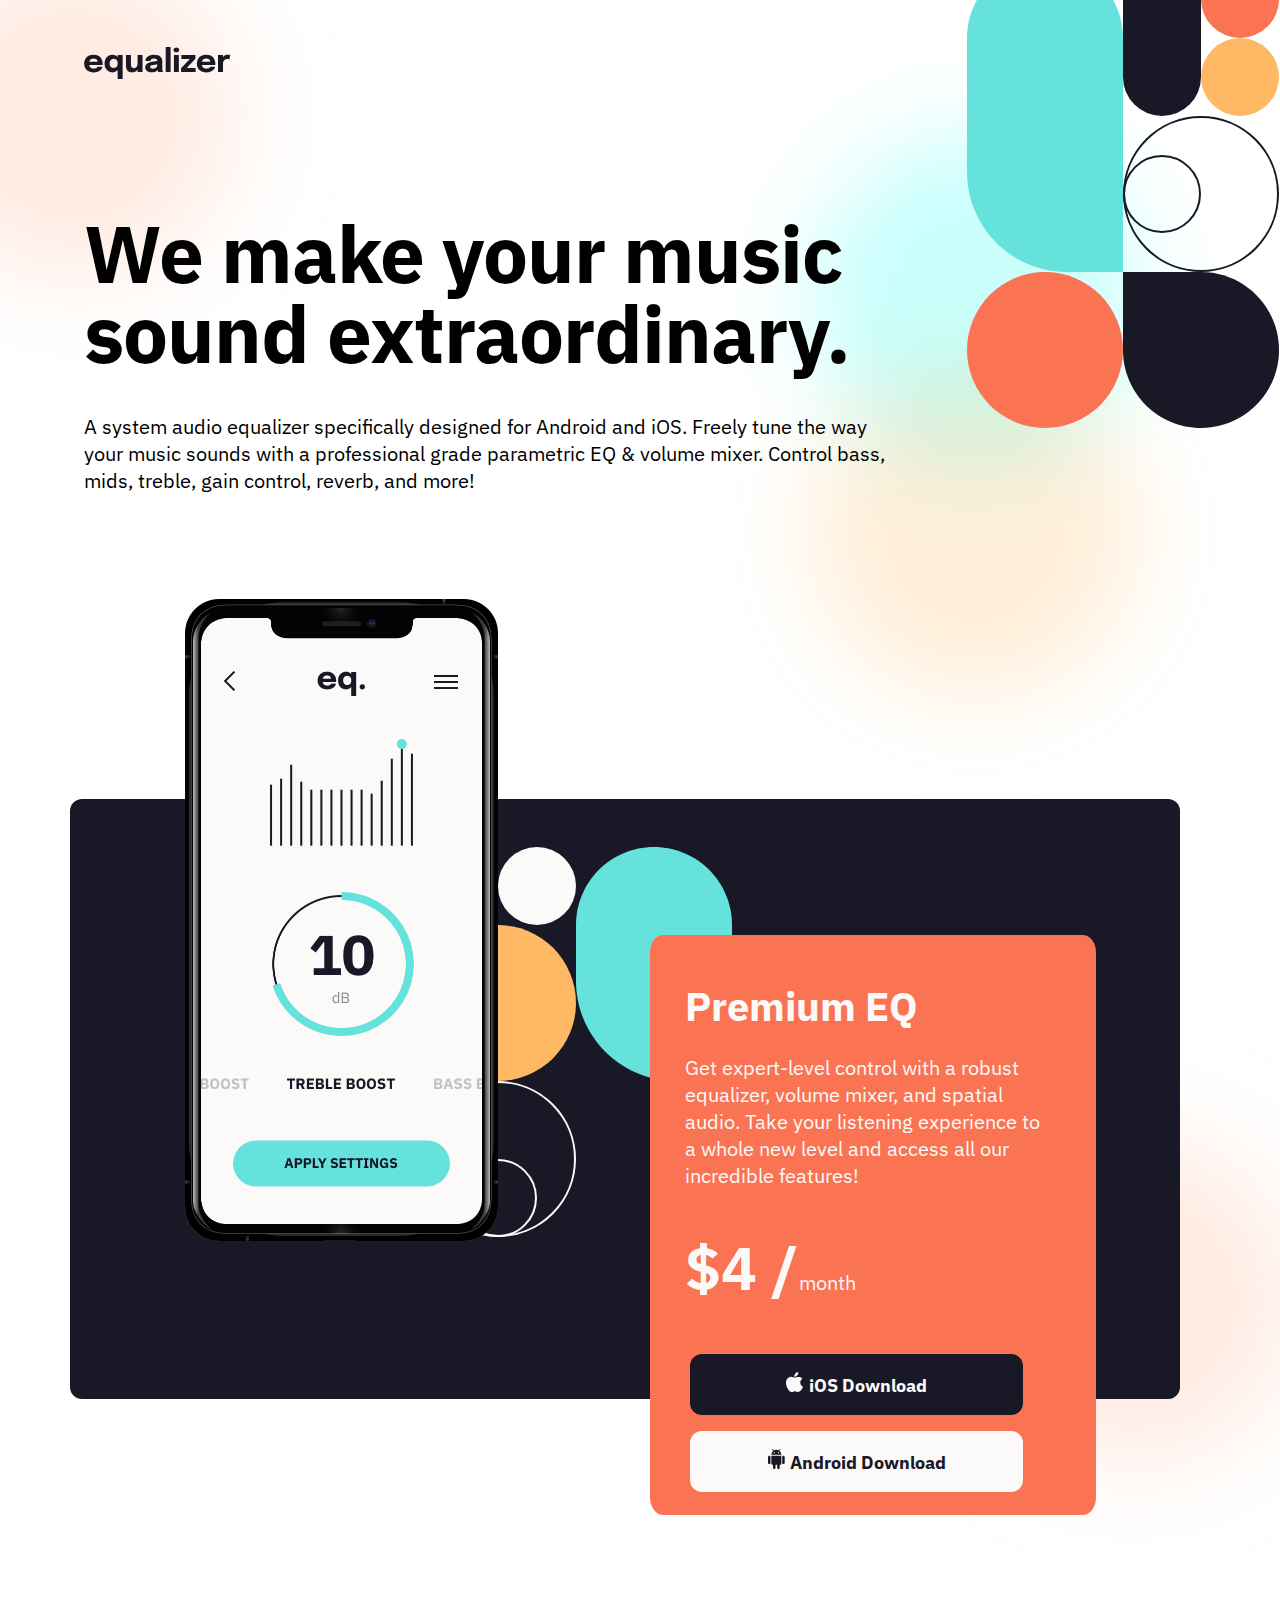
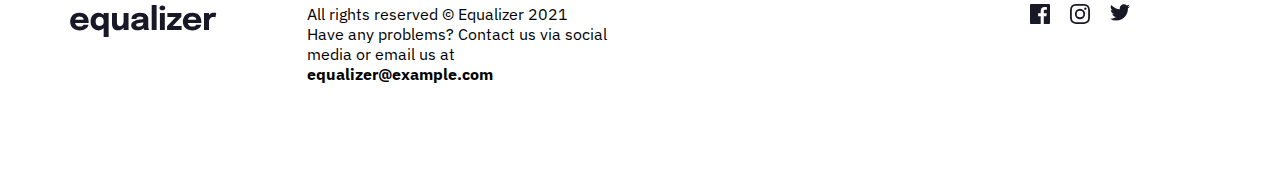
<file: equalizerlanding.html>
<!DOCTYPE html>
<html lang="pt-BR">
<head>
  <meta charset="UTF-8">
  <meta name="viewport" content="width=device-width, initial-scale=1.0">
  <title>Frontend Mentor | Equalizer landing page</title>
  <link rel="icon" type="image/png" sizes="32x32" href="./assets/favicon-32x32.png">
  <link rel="preconnect" href="https://fonts.googleapis.com">
  <link rel="preconnect" href="https://fonts.gstatic.com" crossorigin>
  <link href="https://fonts.googleapis.com/css2?family=IBM+Plex+Sans:wght@400;700&display=swap" rel="stylesheet">
  <link rel="stylesheet" href="equalizerpage.css">
</head>
<body>
  <header class="cabecalho">
    <section class="container max-width-container">
      <div class="call-content">
        <img class="title-content" src="assets/logo.svg" alt="logo1" title="logo1">
        <h1>We make your music sound extraordinary.</h1>
        <p>
          A system audio equalizer specifically designed for Android and iOS. Freely tune the
          way your music sounds with a professional grade parametric EQ & volume mixer. Control
          bass, mids, treble, gain control, reverb, and more!
        </p>
      </div>
    </section>
    <div class="image-first">
      <img src="assets/bg-pattern-1.svg" alt="image1" title="image1">
    </div>
  </header>
  <main class="main-content">
    <section class="container-black">
      <div class="image-relative">
        <img src="assets/bg-pattern-2.svg" alt="image2" title="image2">
      </div>
    </section>
      <div class="image-absolute">
        <img src="assets/illustration-app.png" alt="illustration-app" title="cell-illustration">
      </div>
      <section class="card">
      <h2>Premium EQ</h2>
      <p>
        Get expert-level control with a robust equalizer, volume mixer, and spatial audio. Take
        your listening experience to a whole new level and access all our incredible features!
      </p>
      <p><strong>$4 /</strong>month</p>
      <button class="b1" type="button"><img class="b1-apple" src="assets/icon-apple.svg">iOS Download</button>
      <button class="b2" type="button"><img class="b2-robot" src="assets/icon-android.svg">Android Download</button>
    </section>
  
  </main>
  <footer>
    <section class="footer ">
      <div class="container-footer">
        <div class="title-footer">
          <img class="title2" src="assets/logo.svg" alt="logo-footer">
        </div>
        <div class="content-footer">
          <p>
            All rights reserved © Equalizer 2021
            <br>Have any problems? Contact us via social media or email us at <span>equalizer@example.com</span>
          </p>
        </div>
      </div>
        <div class="icones">
          <svg xmlns="http://www.w3.org/2000/svg" width="20" height="20"><path class="svg-fill" d="M18.896 0H1.104C.494 0 0 .494 0 1.104v17.793C0 19.506.494 20 1.104 20h9.58v-7.745H8.076V9.237h2.606V7.01c0-2.583 1.578-3.99 3.883-3.99 1.104 0 2.052.082 2.329.119v2.7h-1.598c-1.254 0-1.496.597-1.496 1.47v1.928h2.989l-.39 3.018h-2.6V20h5.098c.608 0 1.102-.494 1.102-1.104V1.104C20 .494 19.506 0 18.896 0Z" fill="#191826"/></svg>
          <svg xmlns="http://www.w3.org/2000/svg" width="20" height="20"><path class="svg-fill" d="M10 1.802c2.67 0 2.987.01 4.042.059 2.71.123 3.975 1.409 4.099 4.099.048 1.054.057 1.37.057 4.04 0 2.672-.01 2.988-.057 4.042-.124 2.687-1.387 3.975-4.1 4.099-1.054.048-1.37.058-4.041.058-2.67 0-2.987-.01-4.04-.058-2.718-.124-3.977-1.416-4.1-4.1-.048-1.054-.058-1.37-.058-4.041 0-2.67.01-2.986.058-4.04.124-2.69 1.387-3.977 4.1-4.1 1.054-.048 1.37-.058 4.04-.058ZM10 0C7.284 0 6.944.012 5.877.06 2.246.227.227 2.242.061 5.877.01 6.944 0 7.284 0 10s.012 3.057.06 4.123c.167 3.632 2.182 5.65 5.817 5.817 1.067.048 1.407.06 4.123.06s3.057-.012 4.123-.06c3.629-.167 5.652-2.182 5.816-5.817.05-1.066.061-1.407.061-4.123s-.012-3.056-.06-4.122C19.777 2.249 17.76.228 14.124.06 13.057.01 12.716 0 10 0Zm0 4.865a5.135 5.135 0 1 0 0 10.27 5.135 5.135 0 0 0 0-10.27Zm0 8.468a3.333 3.333 0 1 1 0-6.666 3.333 3.333 0 0 1 0 6.666Zm5.338-9.87a1.2 1.2 0 1 0 0 2.4 1.2 1.2 0 0 0 0-2.4Z" fill="#191826"/></svg>
          <svg xmlns="http://www.w3.org/2000/svg" width="20" height="17"><path class="svg-fill" d="M20 2.172a8.192 8.192 0 0 1-2.357.646 4.11 4.11 0 0 0 1.805-2.27 8.22 8.22 0 0 1-2.606.996A4.096 4.096 0 0 0 13.847.248c-2.65 0-4.596 2.472-3.998 5.037A11.648 11.648 0 0 1 1.392 1a4.109 4.109 0 0 0 1.27 5.478 4.086 4.086 0 0 1-1.858-.513c-.045 1.9 1.318 3.679 3.291 4.075a4.113 4.113 0 0 1-1.853.07 4.106 4.106 0 0 0 3.833 2.849A8.25 8.25 0 0 1 0 14.658a11.616 11.616 0 0 0 6.29 1.843c7.618 0 11.923-6.434 11.663-12.205A8.354 8.354 0 0 0 20 2.172Z" fill="#191826"/></svg>
        </div>
    </section>
  </footer>
</body>
</html>
</file>
<file: equalizerpage.css>
* {
    box-sizing: border-box;
    margin: 0;
    padding: 0;
    font-family: 'IBM Plex Sans', sans-serif;
}

html {font-size: 62.5%;}

body {
    font-size: 1.6rem;
    background-image: url(assets/bg-main-desktop.png);
    background-repeat: no-repeat;
    background-size: cover;
    background-position-x:60%;
    background-position-y: -180px;
}

.max-width-container {width: 100%; max-width: 1024px;}

.container {
    padding: 221px 115px 0 84px;
    display: flex;
    justify-content: space-between;
    align-items: center;
}

.call-content {
    width: 100%;
    margin-top: -175px;
    text-align: left;
}

.call-content h1 {
    width: 100%;
    padding: 40px 0px;
    font-size: 8rem;
    font-weight: bold;
    line-height: 8rem;
    letter-spacing: -1px;
}

.call-content p {
    width: 100%;
    height: auto;
    font-size: 2rem;
    line-height: 2.7rem;
}


.image-first img {
    position: absolute;
    top: -40px;
    right: 1px;
    width: 312px;
    height: 468px;
}

.title-content {
       margin-bottom: 90px;
}

.container-black {
    margin:305px 70px;
    background-color: #191826;
    width: 100%;
    max-width: 1110px;
    height: 600px;
    border-radius: 12px;
}


.image-relative img {
    position: relative;
    bottom: 30px;
    left: 350px;
    width: 100%;
    max-width: 312px;
    height: 468px;
}

.image-absolute img {
    position: absolute;
    top: 599px;
    left: 185px;
    width: 313px;
    height: 642px;
}


.card {
    position: absolute;
    top: 935px;
    left: 650px;
    background-color: #FA7453;
    padding: 15px;
    width: 100%;
    max-width: 446px;
    max-height: 625px;
    text-align: left;
    border-radius: 3%;
}

.card h2 {
    width: 100%;
    color: #FCFAF9;
    font-size: 4rem;
    padding: 30px 0 22px 20px;
}

.card p { 
    width: 100%;
    color: #FCFAF9;
    font-size: 2rem;
    font-weight: 400;
    padding: 0 39px 39px 20px;
}

.card strong {
    color: #FCFAF9;
    font-size: 6rem;
}

.b1,.b2 {
    margin: 8px 25px;
    width: 333px;
    height: 61px;
    font-size: 1.8rem;
    font-weight: bold;
    border: none;
    border-radius: 12px;
}

.b1{
    color: #FCFAF9;
    background-color: #191826;
    transition: 0.5s;
}

.b1:hover {
    background-color: #66E2DC;
    color: #FCFAF9;
    cursor: pointer;
}

.b2{
    color: #191826;
    background-color: #FCFAF9;
    transition: 0.5s;
}

.b2:hover {
    background-color: #FFB964;
    color: #191826;
    cursor: pointer;
}

.b1-apple {padding-right: 5px;}

.b2-robot {padding-right: 5px;}

.footer {
    width: 100%;
    margin-top: -100px;
    margin-bottom: 91px;
    display: flex;
    justify-content: space-between;
    text-align: start;
    font-size: 1.6rem;
}

.title2 {margin-left: 70px;}

.container-footer {
    display: flex;
    gap: 90px;
}

.content-footer p {
    padding-right: 400px;
}

span {
    color: black;
    font-weight: bold;
}

.icones {
    margin-right: 150px;
    display: flex;
    gap: 20px;
}

.svg-fill:hover {
    fill: #FA7453;
    cursor: pointer;
}

.attribution {display: flex;}


/*Media Queries*/

@media (min-width:768px) and (max-width:1115px) {
    .call-content h1 {font-size: 5.8rem; line-height: 6rem; padding-right: 130px; padding-top: 0; padding-bottom: 5px;}
    .call-content p { font-size: 1.6rem; padding-right: 143px;}
    .container-black {width: 696px; margin:200px 43px;}
    .card {width: 399px; height: 546px;  top: 870px; left: 290px;}
    .card p {font-size: 1.8rem;}
    .card h2 {font-size: 3rem;}
    .image-first img {width: 265px;}
    .image-absolute img {width: 271px; height: 556px;  top: 575px; left: 110px;}
    .image-relative img {left: 220px;}
    .container-footer {flex-wrap: wrap; margin-left: 80px;}
    .title2 {margin:100px 0 0 10px;}
    .icones {margin-top: 200px; margin-right: 40px;}
    .content-footer p { padding-right: 100px;}
    .b1,.b2 {width: 295px;}
}

@media (min-width:320px) and (max-width:767px) {
    .image-first {display: none;}
    .container {padding: 0 0 15px 15px; margin-top: 150px;}
    .title-content { margin-top: 70px; margin-bottom: 50px; padding left:5px;}
    .call-content h1 {font-size: 4rem; line-height: 3.5rem; padding-top: 0; padding-bottom: 0;}
    .call-content p {padding-top: 10px; padding-right: 30px; font-size: 1.6rem; line-height: 2.5rem;}
    .container-black {width: 375px; margin:166px 0;}
    .card {width: 371px; margin: 0; top:997px; left:0;}
    .image-relative img {width:280px; left:48px; bottom: 0;}
    .image-absolute img {width:208px; height: 430px; top: 500px; left: 80px; }
    .b1,.b2 {width: 296px;}
    .footer {flex-direction: column; flex-wrap: wrap; margin-top:500px; margin-bottom: 20px;}
    .container-footer {flex-direction: column; gap: 10px;}
    .content-footer p {padding: 10px; margin-bottom: 50px; font-size: 1.8rem; line-height: 2.9rem;}
    .title2,.icones {margin-left: 15px;}
    .attribution {display: inline-block;}
}

@media (min-width:320px) and (max-width:766px) {
    body {background-position-y:-600px; background-position-x: 70%;}
}
</file>
